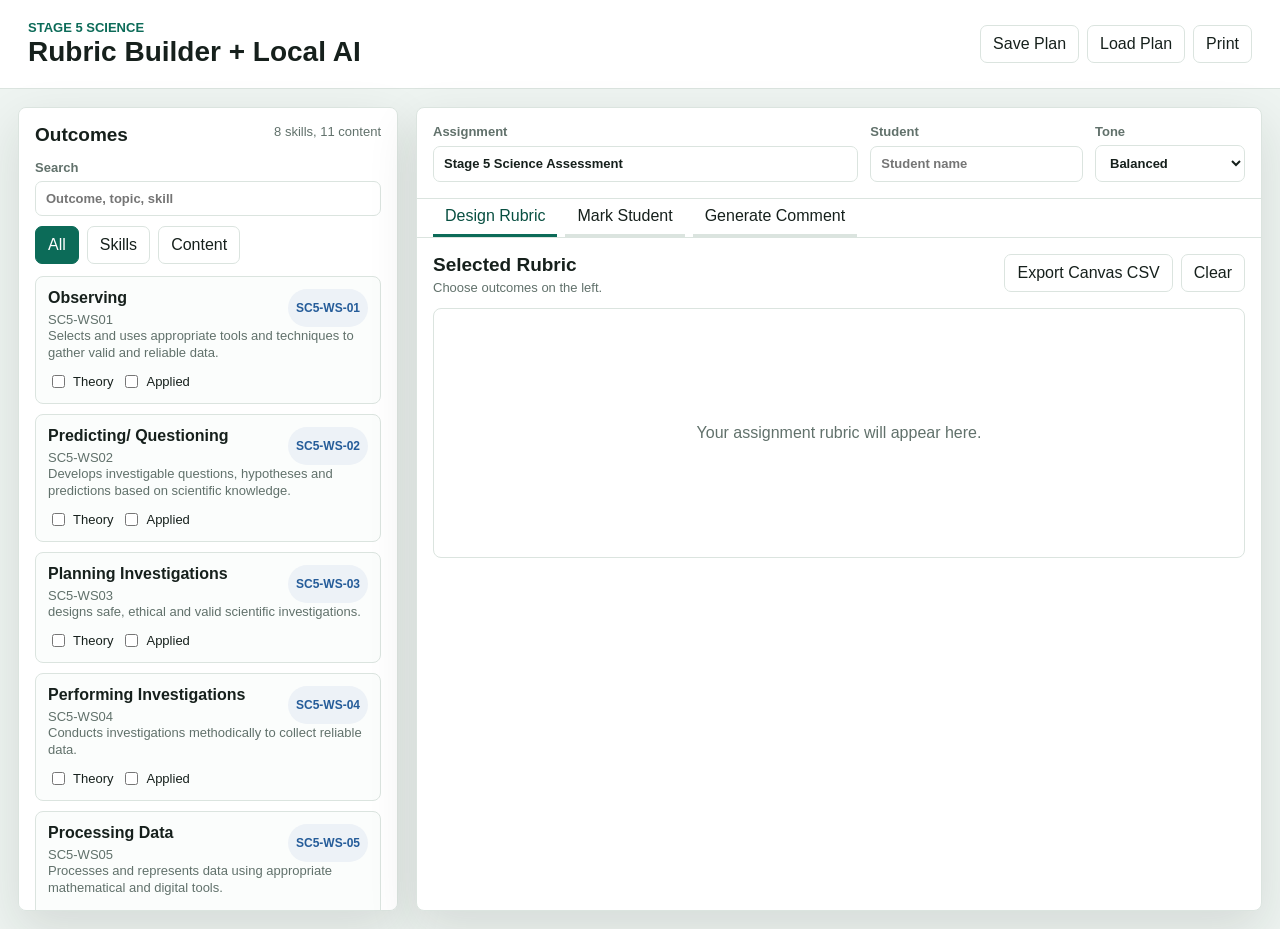
<file: stage5-rubric-app-local-ai/index.html>
<!doctype html>
<html lang="en">
  <head>
    <meta charset="utf-8">
    <meta name="viewport" content="width=device-width, initial-scale=1">
    <title>Stage 5 Science Rubric Builder</title>
    <link rel="stylesheet" href="styles.css">
  </head>
  <body>
    <div class="app-shell">
      <header class="topbar">
        <div>
          <p class="eyebrow">Stage 5 Science</p>
          <h1>Rubric Builder + Local AI</h1>
        </div>
        <div class="top-actions">
          <button id="savePlan" type="button">Save Plan</button>
          <button id="loadPlan" type="button">Load Plan</button>
          <button id="printView" type="button">Print</button>
        </div>
      </header>

      <main class="workspace">
        <aside class="library" aria-label="Rubric library">
          <div class="panel-heading">
            <h2>Outcomes</h2>
            <span id="dataSummary"></span>
          </div>
          <label class="search-box">
            <span>Search</span>
            <input id="searchInput" type="search" placeholder="Outcome, topic, skill">
          </label>
          <div class="filter-row" role="group" aria-label="Outcome type">
            <button class="filter active" type="button" data-filter="all">All</button>
            <button class="filter" type="button" data-filter="skills">Skills</button>
            <button class="filter" type="button" data-filter="content">Content</button>
          </div>
          <div id="rubricList" class="rubric-list"></div>
        </aside>

        <section class="builder" aria-label="Assignment rubric builder">
          <div class="assignment-bar">
            <label>
              <span>Assignment</span>
              <input id="assignmentTitle" type="text" value="Stage 5 Science Assessment">
            </label>
            <label>
              <span>Student</span>
              <input id="studentName" type="text" placeholder="Student name">
            </label>
            <label>
              <span>Tone</span>
              <select id="commentTone">
                <option value="balanced">Balanced</option>
                <option value="encouraging">Encouraging</option>
                <option value="direct">Direct</option>
              </select>
            </label>
          </div>

          <nav class="tabs" aria-label="Views">
            <button class="tab active" type="button" data-view="design">Design Rubric</button>
            <button class="tab" type="button" data-view="mark">Mark Student</button>
            <button class="tab" type="button" data-view="comment">Generate Comment</button>
          </nav>

          <section id="designView" class="view active">
            <div class="view-heading">
              <div>
                <h2>Selected Rubric</h2>
                <p id="selectedSummary">Choose outcomes on the left.</p>
              </div>
              <div class="card-actions">
                <button id="exportCanvasRubric" type="button">Export Canvas CSV</button>
                <button id="clearSelection" type="button">Clear</button>
              </div>
            </div>
            <div id="rubricTable" class="rubric-table-wrap empty-state"></div>
            <div id="canvasExportPanel" class="export-panel" hidden>
              <div class="view-heading">
                <div>
                  <h2>Canvas CSV Export</h2>
                  <p id="canvasExportMeta"></p>
                </div>
                <div class="card-actions">
                  <button id="saveCanvasCsv" type="button">Save As</button>
                  <button id="downloadCanvasCsv" type="button">Download</button>
                  <button id="copyCanvasCsv" type="button">Copy CSV</button>
                </div>
              </div>
              <textarea id="canvasCsvOutput" spellcheck="false"></textarea>
            </div>
          </section>

          <section id="markView" class="view">
            <div class="view-heading">
              <div>
                <h2>Marking Sheet</h2>
                <p>Select one grade per criterion and add evidence notes where useful.</p>
              </div>
              <div class="grade-chip" id="overallGrade">No grade yet</div>
            </div>
            <div id="markingList" class="marking-list empty-state"></div>
          </section>

          <section id="commentView" class="view">
            <div class="comment-layout">
              <div>
                <div class="view-heading">
                  <div>
                    <h2>Feedback Comment</h2>
                    <p>Built from the selected rubric levels and your evidence notes.</p>
                  </div>
                  <button id="copyComment" type="button">Copy</button>
                </div>
                <textarea id="commentOutput" spellcheck="true"></textarea>
              </div>
              <aside class="comment-tools">
                <label>
                  <span>Optional task context</span>
                  <textarea id="taskContext" placeholder="e.g. student investigation report on reaction rates"></textarea>
                </label>
                <label>
                  <span>Teacher note to include</span>
                  <textarea id="teacherNote" placeholder="e.g. mention graphing accuracy or practical safety"></textarea>
                </label>
                <div class="ai-box">
                  <label>
                    <span>Local AI endpoint</span>
                    <input id="aiEndpoint" type="url" value="http://127.0.0.1:8080/v1/chat/completions">
                  </label>
                  <label>
                    <span>Model name</span>
                    <input id="aiModel" type="text" value="local-model">
                  </label>
                  <button id="generateAiComment" type="button">Generate with Local AI</button>
                  <button id="copyAiPrompt" type="button">Copy AI Prompt</button>
                  <p id="aiStatus" class="ai-status">Uses your local llama.cpp server. Student details stay on this machine.</p>
                </div>
                <button id="regenerateComment" type="button">Regenerate</button>
              </aside>
            </div>
          </section>
        </section>
      </main>
    </div>

    <script src="data.js"></script>
    <script src="app.js"></script>
  </body>
</html>
</file>
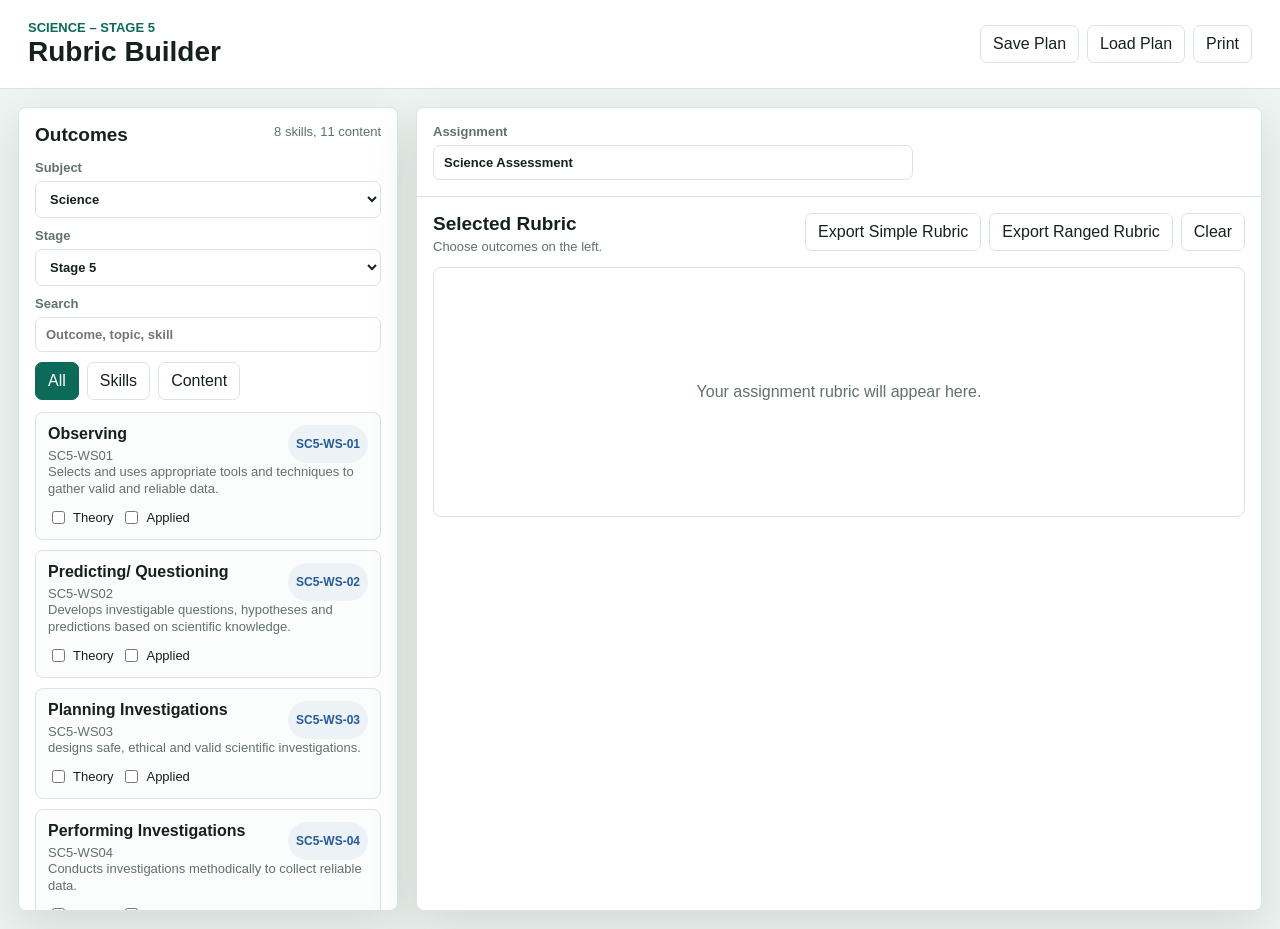
<file: Rubric_Builder/program/index.html>
<!doctype html>
<html lang="en">
  <head>
    <meta charset="utf-8">
    <meta name="viewport" content="width=device-width, initial-scale=1">
    <title>Rubric Builder</title>
    <link rel="stylesheet" href="styles.css">
  </head>
  <body>
    <div class="app-shell">
      <header class="topbar">
        <div>
          <p class="eyebrow" id="activeDatasetLabel">Science – Stage 5</p>
          <h1>Rubric Builder</h1>
        </div>
        <div class="top-actions">
          <button id="savePlan" type="button">Save Plan</button>
          <button id="loadPlan" type="button">Load Plan</button>
          <button id="printView" type="button">Print</button>
        </div>
      </header>

      <main class="workspace">
        <aside class="library" aria-label="Rubric library">
          <div class="panel-heading">
            <h2>Outcomes</h2>
            <span id="dataSummary"></span>
          </div>
          <label class="dataset-row">
            <span>Subject</span>
            <select id="subjectSelect"></select>
          </label>
          <label class="dataset-row">
            <span>Stage</span>
            <select id="stageSelect"></select>
          </label>
          <label class="search-box">
            <span>Search</span>
            <input id="searchInput" type="search" placeholder="Outcome, topic, skill">
          </label>
          <div class="filter-row" role="group" aria-label="Outcome type">
            <button class="filter active" type="button" data-filter="all">All</button>
            <button class="filter" type="button" data-filter="skills">Skills</button>
            <button class="filter" type="button" data-filter="content">Content</button>
          </div>
          <div id="rubricList" class="rubric-list"></div>
        </aside>

        <section class="builder" aria-label="Assignment rubric builder">
          <div class="assignment-bar">
            <label>
              <span>Assignment</span>
              <input id="assignmentTitle" type="text" value="Science Assessment">
            </label>
          </div>

          <section id="designView" class="view">
            <div class="view-heading">
              <div>
                <h2>Selected Rubric</h2>
                <p id="selectedSummary">Choose outcomes on the left.</p>
              </div>
              <div class="card-actions">
                <button id="exportCanvasSimple" type="button">Export Simple Rubric</button>
                <button id="exportCanvasRanged" type="button">Export Ranged Rubric</button>
                <button id="clearSelection" type="button">Clear</button>
              </div>
            </div>
            <div id="rubricTable" class="rubric-table-wrap empty-state"></div>
            <div id="canvasExportPanel" class="export-panel" hidden>
              <div class="view-heading">
                <div>
                  <h2>Canvas CSV Export</h2>
                  <p id="canvasExportMeta"></p>
                </div>
                <div class="card-actions">
                  <button id="saveCanvasCsv" type="button">Save As</button>
                  <button id="downloadCanvasCsv" type="button">Download</button>
                  <button id="copyCanvasCsv" type="button">Copy CSV</button>
                </div>
              </div>
              <textarea id="canvasCsvOutput" spellcheck="false"></textarea>
            </div>
          </section>
        </section>
      </main>
    </div>

    <script src="datasets/_all.js"></script>
    <script src="app.js"></script>
  </body>
</html>
</file>
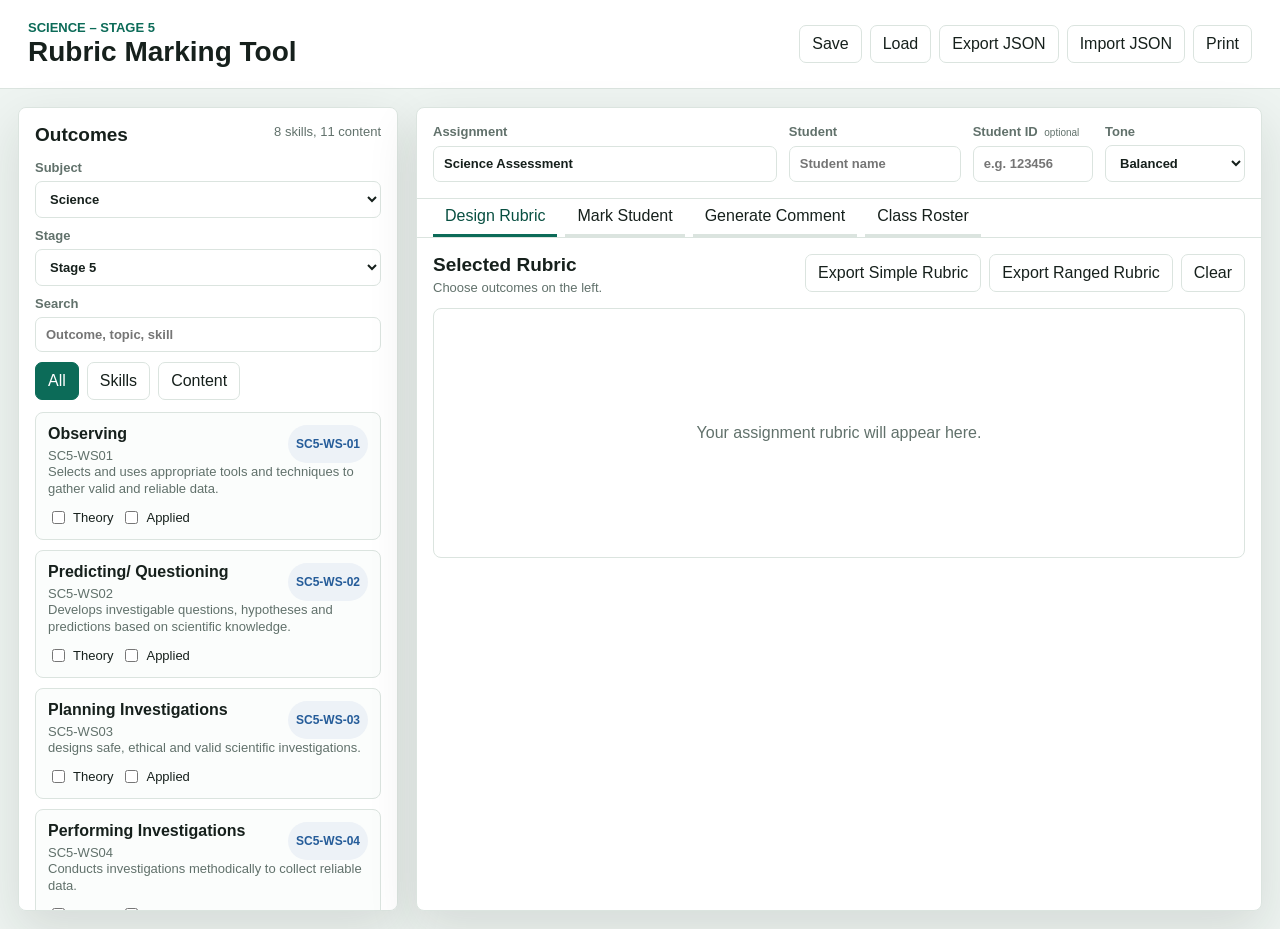
<file: Rubric_Marking_Tool/program/index.html>
<!doctype html>
<html lang="en">
  <head>
    <meta charset="utf-8">
    <meta name="viewport" content="width=device-width, initial-scale=1">
    <title>Rubric Marking Tool</title>
    <link rel="stylesheet" href="styles.css">
  </head>
  <body>
    <div class="app-shell">
      <header class="topbar">
        <div>
          <p class="eyebrow" id="activeDatasetLabel">Science – Stage 5</p>
          <h1>Rubric Marking Tool</h1>
        </div>
        <div class="top-actions">
          <span id="rosterCount" class="roster-count" hidden></span>
          <button id="saveSession" type="button">Save</button>
          <button id="loadSession" type="button">Load</button>
          <button id="exportJson" type="button">Export JSON</button>
          <button id="importJson" type="button">Import JSON</button>
          <button id="printView" type="button">Print</button>
        </div>
      </header>

      <main class="workspace">
        <aside class="library" aria-label="Rubric library">
          <div class="panel-heading">
            <h2>Outcomes</h2>
            <span id="dataSummary"></span>
          </div>
          <label class="dataset-row">
            <span>Subject</span>
            <select id="subjectSelect"></select>
          </label>
          <label class="dataset-row">
            <span>Stage</span>
            <select id="stageSelect"></select>
          </label>
          <label class="search-box">
            <span>Search</span>
            <input id="searchInput" type="search" placeholder="Outcome, topic, skill">
          </label>
          <div class="filter-row" role="group" aria-label="Outcome type">
            <button class="filter active" type="button" data-filter="all">All</button>
            <button class="filter" type="button" data-filter="skills">Skills</button>
            <button class="filter" type="button" data-filter="content">Content</button>
          </div>
          <div id="rubricList" class="rubric-list"></div>
        </aside>

        <section class="builder" aria-label="Assignment rubric builder">
          <div class="assignment-bar">
            <label>
              <span>Assignment</span>
              <input id="assignmentTitle" type="text" value="Science Assessment">
            </label>
            <label>
              <span>Student</span>
              <input id="studentName" type="text" placeholder="Student name">
            </label>
            <label>
              <span>Student ID <span class="optional-tag">optional</span></span>
              <input id="studentId" type="text" placeholder="e.g. 123456">
            </label>
            <label>
              <span>Tone</span>
              <select id="commentTone">
                <option value="balanced">Balanced</option>
                <option value="encouraging">Encouraging</option>
                <option value="direct">Direct</option>
              </select>
            </label>
          </div>

          <nav class="tabs" aria-label="Views">
            <button class="tab active" type="button" data-view="design">Design Rubric</button>
            <button class="tab" type="button" data-view="mark">Mark Student</button>
            <button class="tab" type="button" data-view="comment">Generate Comment</button>
            <button class="tab" type="button" data-view="students">Class Roster</button>
          </nav>

          <section id="designView" class="view active">
            <div class="view-heading">
              <div>
                <h2>Selected Rubric</h2>
                <p id="selectedSummary">Choose outcomes on the left.</p>
              </div>
              <div class="card-actions">
                <button id="exportCanvasSimple" type="button">Export Simple Rubric</button>
                <button id="exportCanvasRanged" type="button">Export Ranged Rubric</button>
                <button id="clearSelection" type="button">Clear</button>
              </div>
            </div>
            <div id="rubricTable" class="rubric-table-wrap empty-state"></div>
            <div id="canvasExportPanel" class="export-panel" hidden>
              <div class="view-heading">
                <div>
                  <h2>Canvas CSV Export</h2>
                  <p id="canvasExportMeta"></p>
                </div>
                <div class="card-actions">
                  <button id="saveCanvasCsv" type="button">Save As</button>
                  <button id="downloadCanvasCsv" type="button">Download</button>
                  <button id="copyCanvasCsv" type="button">Copy CSV</button>
                </div>
              </div>
              <textarea id="canvasCsvOutput" spellcheck="false"></textarea>
            </div>
          </section>

          <section id="markView" class="view">
            <div class="view-heading">
              <div>
                <h2>Marking Sheet</h2>
                <p>Select one grade per criterion and add evidence notes where useful.</p>
              </div>
              <div class="card-actions">
                <button id="addToClass" type="button" class="add-to-class-btn">Add to Class</button>
                <button id="exportMarks" type="button">Export Marks</button>
                <div class="grade-chip" id="overallGrade">No grade yet</div>
              </div>
            </div>
            <div id="markingList" class="marking-list empty-state"></div>
          </section>

          <section id="commentView" class="view">
            <div class="comment-layout">
              <div>
                <div class="view-heading">
                  <div>
                    <h2>Feedback Comment</h2>
                    <p>Built from the selected rubric levels and your evidence notes.</p>
                  </div>
                  <button id="copyComment" type="button">Copy</button>
                </div>
                <textarea id="commentOutput" spellcheck="true"></textarea>
              </div>
              <aside class="comment-tools">
                <label>
                  <span>Optional task context</span>
                  <textarea id="taskContext" placeholder="e.g. student investigation report on reaction rates"></textarea>
                </label>
                <label>
                  <span>Teacher note to include</span>
                  <textarea id="teacherNote" placeholder="e.g. mention graphing accuracy or practical safety"></textarea>
                </label>
                <div class="ai-box">
                  <div id="aiSlot"></div>
                  <button id="copyAiPrompt" type="button">Copy AI Prompt</button>
                  <p id="aiStatus" class="ai-status">Copy the prompt, paste it into Copilot or any AI tool, then paste the result into the comment box.</p>
                </div>
                <button id="regenerateComment" type="button">Regenerate</button>
              </aside>
            </div>
          </section>

          <section id="studentsView" class="view"></section>
        </section>
      </main>
    </div>

    <script src="datasets/_all.js"></script>
    <script src="app.js"></script>
  </body>
</html>
</file>
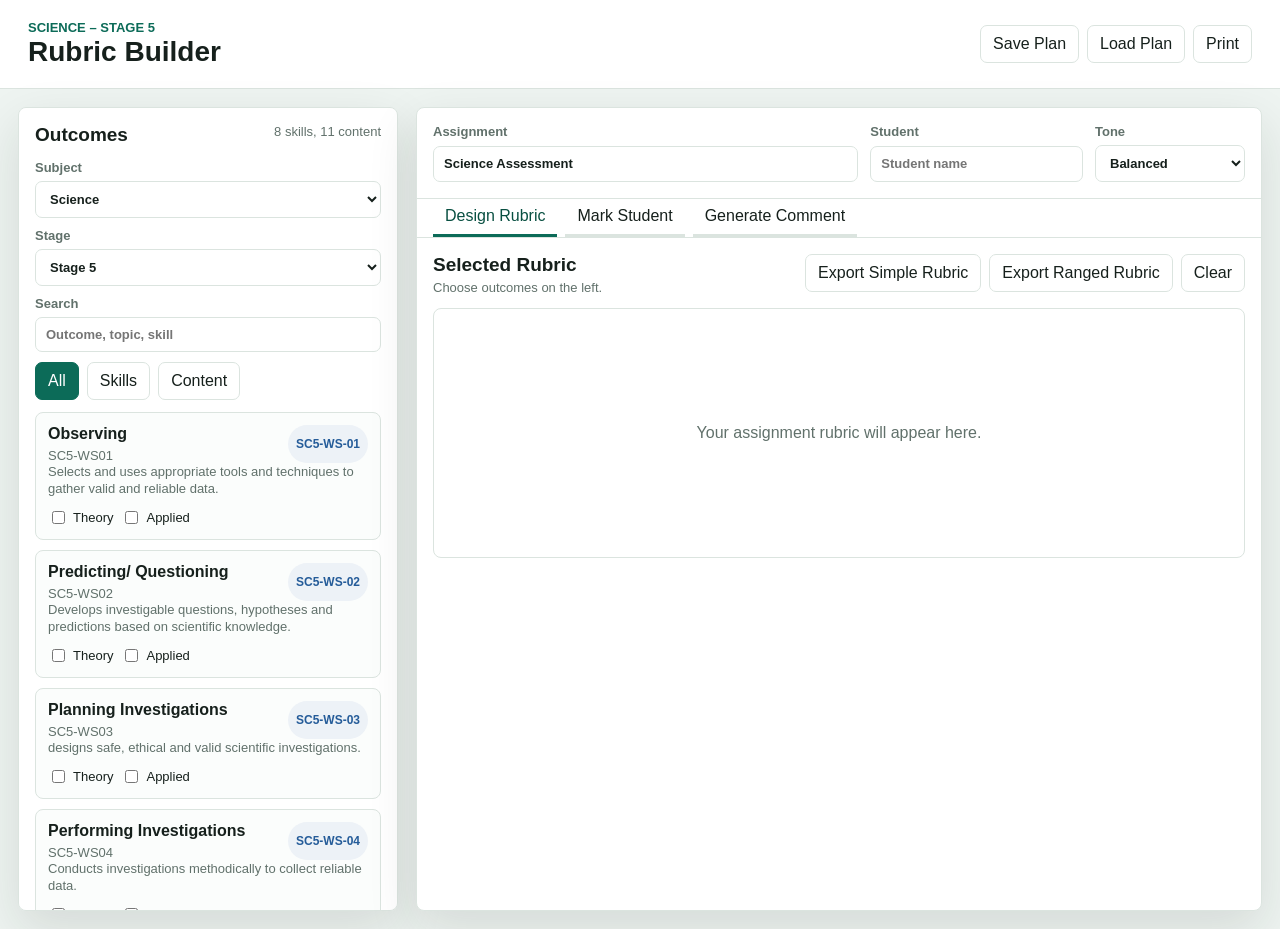
<file: .claude/worktrees/adoring-chaplygin-cdd824/Rubric_Builder/program/index.html>
<!doctype html>
<html lang="en">
  <head>
    <meta charset="utf-8">
    <meta name="viewport" content="width=device-width, initial-scale=1">
    <title>Rubric Builder</title>
    <link rel="stylesheet" href="styles.css">
  </head>
  <body>
    <div class="app-shell">
      <header class="topbar">
        <div>
          <p class="eyebrow" id="activeDatasetLabel">Science – Stage 5</p>
          <h1>Rubric Builder</h1>
        </div>
        <div class="top-actions">
          <button id="savePlan" type="button">Save Plan</button>
          <button id="loadPlan" type="button">Load Plan</button>
          <button id="printView" type="button">Print</button>
        </div>
      </header>

      <main class="workspace">
        <aside class="library" aria-label="Rubric library">
          <div class="panel-heading">
            <h2>Outcomes</h2>
            <span id="dataSummary"></span>
          </div>
          <label class="dataset-row">
            <span>Subject</span>
            <select id="subjectSelect"></select>
          </label>
          <label class="dataset-row">
            <span>Stage</span>
            <select id="stageSelect"></select>
          </label>
          <label class="search-box">
            <span>Search</span>
            <input id="searchInput" type="search" placeholder="Outcome, topic, skill">
          </label>
          <div class="filter-row" role="group" aria-label="Outcome type">
            <button class="filter active" type="button" data-filter="all">All</button>
            <button class="filter" type="button" data-filter="skills">Skills</button>
            <button class="filter" type="button" data-filter="content">Content</button>
          </div>
          <div id="rubricList" class="rubric-list"></div>
        </aside>

        <section class="builder" aria-label="Assignment rubric builder">
          <div class="assignment-bar">
            <label>
              <span>Assignment</span>
              <input id="assignmentTitle" type="text" value="Science Assessment">
            </label>
            <label>
              <span>Student</span>
              <input id="studentName" type="text" placeholder="Student name">
            </label>
            <label>
              <span>Tone</span>
              <select id="commentTone">
                <option value="balanced">Balanced</option>
                <option value="encouraging">Encouraging</option>
                <option value="direct">Direct</option>
              </select>
            </label>
          </div>

          <nav class="tabs" aria-label="Views">
            <button class="tab active" type="button" data-view="design">Design Rubric</button>
            <button class="tab" type="button" data-view="mark">Mark Student</button>
            <button class="tab" type="button" data-view="comment">Generate Comment</button>
          </nav>

          <section id="designView" class="view active">
            <div class="view-heading">
              <div>
                <h2>Selected Rubric</h2>
                <p id="selectedSummary">Choose outcomes on the left.</p>
              </div>
              <div class="card-actions">
                <button id="exportCanvasSimple" type="button">Export Simple Rubric</button>
                <button id="exportCanvasRanged" type="button">Export Ranged Rubric</button>
                <button id="clearSelection" type="button">Clear</button>
              </div>
            </div>
            <div id="rubricTable" class="rubric-table-wrap empty-state"></div>
            <div id="canvasExportPanel" class="export-panel" hidden>
              <div class="view-heading">
                <div>
                  <h2>Canvas CSV Export</h2>
                  <p id="canvasExportMeta"></p>
                </div>
                <div class="card-actions">
                  <button id="saveCanvasCsv" type="button">Save As</button>
                  <button id="downloadCanvasCsv" type="button">Download</button>
                  <button id="copyCanvasCsv" type="button">Copy CSV</button>
                </div>
              </div>
              <textarea id="canvasCsvOutput" spellcheck="false"></textarea>
            </div>
          </section>

          <section id="markView" class="view">
            <div class="view-heading">
              <div>
                <h2>Marking Sheet</h2>
                <p>Select one grade per criterion and add evidence notes where useful.</p>
              </div>
              <div class="card-actions">
                <button id="exportMarks" type="button">Export Marks</button>
                <div class="grade-chip" id="overallGrade">No grade yet</div>
              </div>
            </div>
            <div id="markingList" class="marking-list empty-state"></div>
          </section>

          <section id="commentView" class="view">
            <div class="comment-layout">
              <div>
                <div class="view-heading">
                  <div>
                    <h2>Feedback Comment</h2>
                    <p>Built from the selected rubric levels and your evidence notes.</p>
                  </div>
                  <button id="copyComment" type="button">Copy</button>
                </div>
                <textarea id="commentOutput" spellcheck="true"></textarea>
              </div>
              <aside class="comment-tools">
                <label>
                  <span>Optional task context</span>
                  <textarea id="taskContext" placeholder="e.g. student investigation report on reaction rates"></textarea>
                </label>
                <label>
                  <span>Teacher note to include</span>
                  <textarea id="teacherNote" placeholder="e.g. mention graphing accuracy or practical safety"></textarea>
                </label>
                <div class="ai-box">
                  <label>
                    <span>Local AI endpoint</span>
                    <input id="aiEndpoint" type="url" value="http://127.0.0.1:8080/v1/chat/completions">
                  </label>
                  <label>
                    <span>Model name</span>
                    <input id="aiModel" type="text" value="local-model">
                  </label>
                  <button id="generateAiComment" type="button">Generate with Local AI</button>
                  <button id="copyAiPrompt" type="button">Copy AI Prompt</button>
                  <p id="aiStatus" class="ai-status">Uses your local llama.cpp server. Student details stay on this machine.</p>
                </div>
                <button id="regenerateComment" type="button">Regenerate</button>
              </aside>
            </div>
          </section>
        </section>
      </main>
    </div>

    <script src="datasets/_all.js"></script>
    <script src="app.js"></script>
  </body>
</html>
</file>
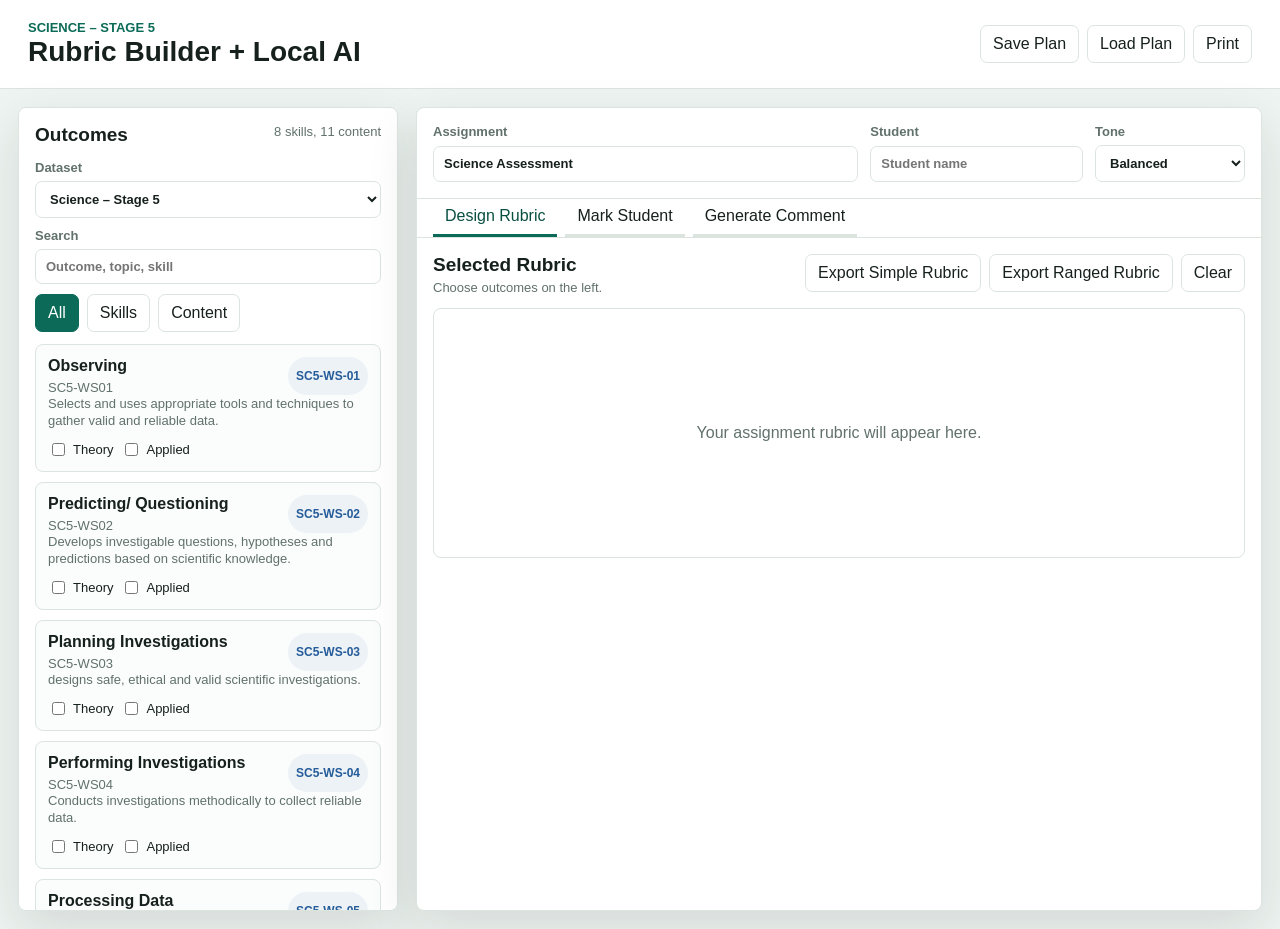
<file: .claude/worktrees/funny-goldwasser-06e42b/Rubric_Builder/program/index.html>
<!doctype html>
<html lang="en">
  <head>
    <meta charset="utf-8">
    <meta name="viewport" content="width=device-width, initial-scale=1">
    <title>Rubric Builder + Local AI</title>
    <link rel="stylesheet" href="styles.css">
  </head>
  <body>
    <div class="app-shell">
      <header class="topbar">
        <div>
          <p class="eyebrow" id="activeDatasetLabel">Science – Stage 5</p>
          <h1>Rubric Builder + Local AI</h1>
        </div>
        <div class="top-actions">
          <button id="savePlan" type="button">Save Plan</button>
          <button id="loadPlan" type="button">Load Plan</button>
          <button id="printView" type="button">Print</button>
        </div>
      </header>

      <main class="workspace">
        <aside class="library" aria-label="Rubric library">
          <div class="panel-heading">
            <h2>Outcomes</h2>
            <span id="dataSummary"></span>
          </div>
          <label class="dataset-row">
            <span>Dataset</span>
            <select id="datasetSelect"></select>
          </label>
          <label class="search-box">
            <span>Search</span>
            <input id="searchInput" type="search" placeholder="Outcome, topic, skill">
          </label>
          <div class="filter-row" role="group" aria-label="Outcome type">
            <button class="filter active" type="button" data-filter="all">All</button>
            <button class="filter" type="button" data-filter="skills">Skills</button>
            <button class="filter" type="button" data-filter="content">Content</button>
          </div>
          <div id="rubricList" class="rubric-list"></div>
        </aside>

        <section class="builder" aria-label="Assignment rubric builder">
          <div class="assignment-bar">
            <label>
              <span>Assignment</span>
              <input id="assignmentTitle" type="text" value="Science Assessment">
            </label>
            <label>
              <span>Student</span>
              <input id="studentName" type="text" placeholder="Student name">
            </label>
            <label>
              <span>Tone</span>
              <select id="commentTone">
                <option value="balanced">Balanced</option>
                <option value="encouraging">Encouraging</option>
                <option value="direct">Direct</option>
              </select>
            </label>
          </div>

          <nav class="tabs" aria-label="Views">
            <button class="tab active" type="button" data-view="design">Design Rubric</button>
            <button class="tab" type="button" data-view="mark">Mark Student</button>
            <button class="tab" type="button" data-view="comment">Generate Comment</button>
          </nav>

          <section id="designView" class="view active">
            <div class="view-heading">
              <div>
                <h2>Selected Rubric</h2>
                <p id="selectedSummary">Choose outcomes on the left.</p>
              </div>
              <div class="card-actions">
                <button id="exportCanvasSimple" type="button">Export Simple Rubric</button>
                <button id="exportCanvasRanged" type="button">Export Ranged Rubric</button>
                <button id="clearSelection" type="button">Clear</button>
              </div>
            </div>
            <div id="rubricTable" class="rubric-table-wrap empty-state"></div>
            <div id="canvasExportPanel" class="export-panel" hidden>
              <div class="view-heading">
                <div>
                  <h2>Canvas CSV Export</h2>
                  <p id="canvasExportMeta"></p>
                </div>
                <div class="card-actions">
                  <button id="saveCanvasCsv" type="button">Save As</button>
                  <button id="downloadCanvasCsv" type="button">Download</button>
                  <button id="copyCanvasCsv" type="button">Copy CSV</button>
                </div>
              </div>
              <textarea id="canvasCsvOutput" spellcheck="false"></textarea>
            </div>
          </section>

          <section id="markView" class="view">
            <div class="view-heading">
              <div>
                <h2>Marking Sheet</h2>
                <p>Select one grade per criterion and add evidence notes where useful.</p>
              </div>
              <div class="card-actions">
                <button id="exportMarks" type="button">Export Marks</button>
                <div class="grade-chip" id="overallGrade">No grade yet</div>
              </div>
            </div>
            <div id="markingList" class="marking-list empty-state"></div>
          </section>

          <section id="commentView" class="view">
            <div class="comment-layout">
              <div>
                <div class="view-heading">
                  <div>
                    <h2>Feedback Comment</h2>
                    <p>Built from the selected rubric levels and your evidence notes.</p>
                  </div>
                  <button id="copyComment" type="button">Copy</button>
                </div>
                <textarea id="commentOutput" spellcheck="true"></textarea>
              </div>
              <aside class="comment-tools">
                <label>
                  <span>Optional task context</span>
                  <textarea id="taskContext" placeholder="e.g. student investigation report on reaction rates"></textarea>
                </label>
                <label>
                  <span>Teacher note to include</span>
                  <textarea id="teacherNote" placeholder="e.g. mention graphing accuracy or practical safety"></textarea>
                </label>
                <div class="ai-box">
                  <label>
                    <span>Local AI endpoint</span>
                    <input id="aiEndpoint" type="url" value="http://127.0.0.1:8080/v1/chat/completions">
                  </label>
                  <label>
                    <span>Model name</span>
                    <input id="aiModel" type="text" value="local-model">
                  </label>
                  <button id="generateAiComment" type="button">Generate with Local AI</button>
                  <button id="copyAiPrompt" type="button">Copy AI Prompt</button>
                  <p id="aiStatus" class="ai-status">Uses your local llama.cpp server. Student details stay on this machine.</p>
                </div>
                <button id="regenerateComment" type="button">Regenerate</button>
              </aside>
            </div>
          </section>
        </section>
      </main>
    </div>

    <script src="datasets/_all.js"></script>
    <script src="app.js"></script>
  </body>
</html>
</file>
<file: stage5-rubric-app-local-ai/styles.css>
:root {
  --ink: #16201c;
  --muted: #61716b;
  --line: #dbe4df;
  --panel: #ffffff;
  --page: #eef4f1;
  --accent: #0c6b58;
  --accent-dark: #084f41;
  --accent-soft: #dff1eb;
  --gold: #a16207;
  --blue: #255c99;
  --danger: #9f1239;
  --shadow: 0 18px 50px rgba(22, 32, 28, 0.12);
}

* {
  box-sizing: border-box;
}

body {
  margin: 0;
  color: var(--ink);
  background: var(--page);
  font-family: "Segoe UI", Arial, sans-serif;
}

button,
input,
select,
textarea {
  font: inherit;
}

button {
  border: 1px solid var(--line);
  background: #fff;
  color: var(--ink);
  border-radius: 7px;
  min-height: 38px;
  padding: 8px 12px;
  cursor: pointer;
}

button:hover {
  border-color: var(--accent);
}

button.primary,
.filter.active,
.tab.active {
  background: var(--accent);
  border-color: var(--accent);
  color: #fff;
}

.app-shell {
  min-height: 100vh;
}

.topbar {
  display: flex;
  justify-content: space-between;
  align-items: center;
  gap: 20px;
  padding: 20px 28px;
  background: #fff;
  border-bottom: 1px solid var(--line);
}

.eyebrow {
  margin: 0 0 2px;
  color: var(--accent);
  font-size: 13px;
  font-weight: 700;
  text-transform: uppercase;
}

h1,
h2,
h3,
p {
  margin-top: 0;
}

h1 {
  margin-bottom: 0;
  font-size: 28px;
  line-height: 1.1;
}

h2 {
  margin-bottom: 4px;
  font-size: 19px;
}

h3 {
  margin-bottom: 5px;
  font-size: 16px;
}

.top-actions,
.filter-row,
.tabs,
.mode-row,
.grade-row,
.modifier-row,
.card-actions {
  display: flex;
  gap: 8px;
  flex-wrap: wrap;
}

.workspace {
  display: grid;
  grid-template-columns: minmax(310px, 380px) minmax(0, 1fr);
  gap: 18px;
  padding: 18px;
}

.library,
.builder {
  background: var(--panel);
  border: 1px solid var(--line);
  border-radius: 8px;
  box-shadow: var(--shadow);
}

.library {
  padding: 16px;
  max-height: calc(100vh - 96px);
  overflow: auto;
}

.panel-heading,
.view-heading {
  display: flex;
  align-items: flex-start;
  justify-content: space-between;
  gap: 12px;
}

.panel-heading span,
.view-heading p,
.meta,
.small-note {
  color: var(--muted);
  font-size: 13px;
}

label {
  display: grid;
  gap: 6px;
  color: var(--muted);
  font-size: 13px;
  font-weight: 600;
}

input,
select,
textarea {
  width: 100%;
  border: 1px solid var(--line);
  border-radius: 7px;
  background: #fff;
  color: var(--ink);
  padding: 9px 10px;
}

textarea {
  min-height: 112px;
  resize: vertical;
}

.search-box {
  margin: 10px 0;
}

.rubric-list {
  display: grid;
  gap: 10px;
  margin-top: 12px;
}

.rubric-card {
  border: 1px solid var(--line);
  border-radius: 8px;
  padding: 12px;
  background: #fbfdfc;
}

.rubric-card.selected {
  border-color: var(--accent);
  background: var(--accent-soft);
}

.rubric-card header {
  display: flex;
  justify-content: space-between;
  gap: 10px;
}

.code-pill {
  display: inline-flex;
  align-items: center;
  border-radius: 999px;
  padding: 3px 8px;
  background: #edf2f7;
  color: var(--blue);
  font-size: 12px;
  font-weight: 800;
  white-space: nowrap;
}

.rubric-card p {
  margin-bottom: 10px;
  color: var(--muted);
  font-size: 13px;
  line-height: 1.35;
}

.mode-row label {
  display: inline-flex;
  grid-template-columns: auto 1fr;
  align-items: center;
  gap: 5px;
  color: var(--ink);
  font-weight: 500;
}

.mode-row input {
  width: auto;
}

.builder {
  min-width: 0;
  overflow: hidden;
}

.assignment-bar {
  display: grid;
  grid-template-columns: minmax(220px, 2fr) minmax(170px, 1fr) 150px;
  gap: 12px;
  padding: 16px;
  border-bottom: 1px solid var(--line);
}

.tabs {
  padding: 0 16px;
  border-bottom: 1px solid var(--line);
}

.tab {
  border-radius: 0;
  border-width: 0 0 3px;
  background: transparent;
}

.tab.active {
  background: transparent;
  color: var(--accent-dark);
  border-color: var(--accent);
}

.view {
  display: none;
  padding: 16px;
}

.view.active {
  display: block;
}

.rubric-table-wrap {
  overflow: auto;
  border: 1px solid var(--line);
  border-radius: 8px;
}

.rubric-table {
  width: 100%;
  min-width: 920px;
  border-collapse: collapse;
  background: #fff;
}

.rubric-table th,
.rubric-table td {
  border-bottom: 1px solid var(--line);
  border-right: 1px solid var(--line);
  padding: 10px;
  vertical-align: top;
  font-size: 13px;
  line-height: 1.35;
}

.rubric-table th {
  position: sticky;
  top: 0;
  z-index: 1;
  background: #f6faf8;
  text-align: left;
}

.criterion-cell {
  min-width: 220px;
  font-weight: 700;
}

.empty-state {
  min-height: 250px;
  display: grid;
  place-items: center;
  color: var(--muted);
}

.marking-list {
  display: grid;
  gap: 12px;
}

.mark-card {
  border: 1px solid var(--line);
  border-radius: 8px;
  padding: 14px;
  background: #fff;
}

.mark-card.selected {
  border-color: var(--accent);
}

.grade-row {
  margin: 12px 0;
}

.grade-option {
  min-width: 118px;
  max-width: 180px;
  white-space: normal;
  line-height: 1.15;
}

.grade-option.active,
.modifier-option.active {
  background: var(--accent);
  border-color: var(--accent);
  color: #fff;
}

.modifier-row {
  align-items: center;
  margin: -2px 0 12px;
}

.modifier-option {
  min-width: 38px;
  min-height: 34px;
  padding: 6px 10px;
  font-weight: 800;
}

.modifier-option:disabled {
  cursor: not-allowed;
  opacity: 0.42;
}

.scale-note {
  color: var(--muted);
  font-size: 13px;
  font-weight: 700;
}

.descriptor {
  border-left: 4px solid var(--accent);
  background: #f5fbf8;
  padding: 10px;
  color: #25342f;
  font-size: 13px;
  line-height: 1.4;
}

.grade-chip {
  border-radius: 999px;
  background: #fff7ed;
  color: var(--gold);
  font-weight: 800;
  padding: 8px 12px;
  white-space: nowrap;
}

.comment-layout {
  display: grid;
  grid-template-columns: minmax(0, 1fr) minmax(260px, 330px);
  gap: 16px;
}

#commentOutput {
  min-height: 430px;
  font-size: 15px;
  line-height: 1.55;
}

.comment-tools {
  display: grid;
  align-content: start;
  gap: 12px;
  border: 1px solid var(--line);
  border-radius: 8px;
  padding: 12px;
  background: #fbfdfc;
}

.export-panel {
  margin-top: 14px;
  border: 1px solid var(--line);
  border-radius: 8px;
  background: #fbfdfc;
  padding: 14px;
}

#canvasCsvOutput {
  min-height: 220px;
  margin-top: 12px;
  font-family: Consolas, "Courier New", monospace;
  font-size: 12px;
  line-height: 1.45;
  white-space: pre;
}

.ai-box {
  display: grid;
  gap: 10px;
  border-top: 1px solid var(--line);
  border-bottom: 1px solid var(--line);
  padding: 12px 0;
}

.ai-status {
  margin: 0;
  color: var(--muted);
  font-size: 13px;
  line-height: 1.35;
}

.ai-status.error {
  color: var(--danger);
}

.ai-status.working {
  color: var(--blue);
}

.toast {
  position: fixed;
  right: 18px;
  bottom: 18px;
  background: var(--ink);
  color: #fff;
  padding: 10px 14px;
  border-radius: 7px;
  box-shadow: var(--shadow);
}

@media (max-width: 980px) {
  .workspace,
  .comment-layout {
    grid-template-columns: 1fr;
  }

  .library {
    max-height: none;
  }

  .assignment-bar {
    grid-template-columns: 1fr;
  }
}

@media print {
  .library,
  .top-actions,
  .tabs,
  .comment-tools,
  button {
    display: none !important;
  }

  body {
    background: #fff;
  }

  .workspace,
  .comment-layout {
    display: block;
    padding: 0;
  }

  .builder,
  .topbar {
    box-shadow: none;
    border: 0;
  }

  .view {
    display: block;
  }
}
</file>
<file: Rubric_Builder/program/styles.css>
:root {
  --ink: #16201c;
  --muted: #61716b;
  --line: #dbe4df;
  --panel: #ffffff;
  --page: #eef4f1;
  --accent: #0c6b58;
  --accent-dark: #084f41;
  --accent-soft: #dff1eb;
  --gold: #a16207;
  --blue: #255c99;
  --danger: #9f1239;
  --shadow: 0 18px 50px rgba(22, 32, 28, 0.12);
}

* {
  box-sizing: border-box;
}

body {
  margin: 0;
  color: var(--ink);
  background: var(--page);
  font-family: "Segoe UI", Arial, sans-serif;
}

button,
input,
select,
textarea {
  font: inherit;
}

button {
  border: 1px solid var(--line);
  background: #fff;
  color: var(--ink);
  border-radius: 7px;
  min-height: 38px;
  padding: 8px 12px;
  cursor: pointer;
}

button:hover {
  border-color: var(--accent);
}

button.primary,
.filter.active {
  background: var(--accent);
  border-color: var(--accent);
  color: #fff;
}

.app-shell {
  min-height: 100vh;
}

.topbar {
  display: flex;
  justify-content: space-between;
  align-items: center;
  gap: 20px;
  padding: 20px 28px;
  background: #fff;
  border-bottom: 1px solid var(--line);
}

.eyebrow {
  margin: 0 0 2px;
  color: var(--accent);
  font-size: 13px;
  font-weight: 700;
  text-transform: uppercase;
}

h1,
h2,
h3,
p {
  margin-top: 0;
}

h1 {
  margin-bottom: 0;
  font-size: 28px;
  line-height: 1.1;
}

h2 {
  margin-bottom: 4px;
  font-size: 19px;
}

h3 {
  margin-bottom: 5px;
  font-size: 16px;
}

.top-actions,
.filter-row,
.mode-row,
.card-actions {
  display: flex;
  gap: 8px;
  flex-wrap: wrap;
}

.workspace {
  display: grid;
  grid-template-columns: minmax(310px, 380px) minmax(0, 1fr);
  gap: 18px;
  padding: 18px;
}

.library,
.builder {
  background: var(--panel);
  border: 1px solid var(--line);
  border-radius: 8px;
  box-shadow: var(--shadow);
}

.library {
  padding: 16px;
  max-height: calc(100vh - 96px);
  overflow: auto;
}

.panel-heading,
.view-heading {
  display: flex;
  align-items: flex-start;
  justify-content: space-between;
  gap: 12px;
}

.panel-heading span,
.view-heading p,
.meta,
.small-note {
  color: var(--muted);
  font-size: 13px;
}

label {
  display: grid;
  gap: 6px;
  color: var(--muted);
  font-size: 13px;
  font-weight: 600;
}

input,
select,
textarea {
  width: 100%;
  border: 1px solid var(--line);
  border-radius: 7px;
  background: #fff;
  color: var(--ink);
  padding: 9px 10px;
}

textarea {
  min-height: 112px;
  resize: vertical;
}

.dataset-row {
  margin: 10px 0 6px;
}

.search-box {
  margin: 10px 0;
}

.rubric-list {
  display: grid;
  gap: 10px;
  margin-top: 12px;
}

.rubric-card {
  border: 1px solid var(--line);
  border-radius: 8px;
  padding: 12px;
  background: #fbfdfc;
}

.rubric-card.selected {
  border-color: var(--accent);
  background: var(--accent-soft);
}

.rubric-card header {
  display: flex;
  justify-content: space-between;
  gap: 10px;
}

.code-pill {
  display: inline-flex;
  align-items: center;
  border-radius: 999px;
  padding: 3px 8px;
  background: #edf2f7;
  color: var(--blue);
  font-size: 12px;
  font-weight: 800;
  white-space: nowrap;
}

.rubric-card p {
  margin-bottom: 10px;
  color: var(--muted);
  font-size: 13px;
  line-height: 1.35;
}

.mode-row label {
  display: inline-flex;
  grid-template-columns: auto 1fr;
  align-items: center;
  gap: 5px;
  color: var(--ink);
  font-weight: 500;
}

.mode-row input {
  width: auto;
}

.builder {
  min-width: 0;
  overflow: hidden;
}

.assignment-bar {
  display: grid;
  grid-template-columns: minmax(220px, 480px);
  gap: 12px;
  padding: 16px;
  border-bottom: 1px solid var(--line);
}

.view {
  padding: 16px;
}

.rubric-table-wrap {
  overflow: auto;
  border: 1px solid var(--line);
  border-radius: 8px;
}

.rubric-table {
  width: 100%;
  min-width: 920px;
  border-collapse: collapse;
  background: #fff;
}

.rubric-table th,
.rubric-table td {
  border-bottom: 1px solid var(--line);
  border-right: 1px solid var(--line);
  padding: 10px;
  vertical-align: top;
  font-size: 13px;
  line-height: 1.35;
}

.rubric-table th {
  position: sticky;
  top: 0;
  z-index: 1;
  background: #f6faf8;
  text-align: left;
}

.criterion-cell {
  min-width: 220px;
  font-weight: 700;
}

.empty-state {
  min-height: 250px;
  display: grid;
  place-items: center;
  color: var(--muted);
}

.export-panel {
  margin-top: 14px;
  border: 1px solid var(--line);
  border-radius: 8px;
  background: #fbfdfc;
  padding: 14px;
}

#canvasCsvOutput {
  min-height: 220px;
  margin-top: 12px;
  font-family: Consolas, "Courier New", monospace;
  font-size: 12px;
  line-height: 1.45;
  white-space: pre;
}

.toast {
  position: fixed;
  right: 18px;
  bottom: 18px;
  background: var(--ink);
  color: #fff;
  padding: 10px 14px;
  border-radius: 7px;
  box-shadow: var(--shadow);
}

@media (max-width: 980px) {
  .workspace {
    grid-template-columns: 1fr;
  }

  .library {
    max-height: none;
  }

  .assignment-bar {
    grid-template-columns: 1fr;
  }
}

@media print {
  .library,
  .top-actions,
  .export-panel,
  button {
    display: none !important;
  }

  body {
    background: #fff;
  }

  .workspace {
    display: block;
    padding: 0;
  }

  .builder,
  .topbar {
    box-shadow: none;
    border: 0;
  }
}
</file>
<file: Rubric_Marking_Tool/program/styles.css>
:root {
  --ink: #16201c;
  --muted: #61716b;
  --line: #dbe4df;
  --panel: #ffffff;
  --page: #eef4f1;
  --accent: #0c6b58;
  --accent-dark: #084f41;
  --accent-soft: #dff1eb;
  --gold: #a16207;
  --blue: #255c99;
  --danger: #9f1239;
  --shadow: 0 18px 50px rgba(22, 32, 28, 0.12);
}

* {
  box-sizing: border-box;
}

body {
  margin: 0;
  color: var(--ink);
  background: var(--page);
  font-family: "Segoe UI", Arial, sans-serif;
}

button,
input,
select,
textarea {
  font: inherit;
}

button {
  border: 1px solid var(--line);
  background: #fff;
  color: var(--ink);
  border-radius: 7px;
  min-height: 38px;
  padding: 8px 12px;
  cursor: pointer;
}

button:hover {
  border-color: var(--accent);
}

button.primary,
.filter.active,
.tab.active {
  background: var(--accent);
  border-color: var(--accent);
  color: #fff;
}

.app-shell {
  min-height: 100vh;
}

.topbar {
  display: flex;
  justify-content: space-between;
  align-items: center;
  gap: 20px;
  padding: 20px 28px;
  background: #fff;
  border-bottom: 1px solid var(--line);
}

.eyebrow {
  margin: 0 0 2px;
  color: var(--accent);
  font-size: 13px;
  font-weight: 700;
  text-transform: uppercase;
}

h1,
h2,
h3,
p {
  margin-top: 0;
}

h1 {
  margin-bottom: 0;
  font-size: 28px;
  line-height: 1.1;
}

h2 {
  margin-bottom: 4px;
  font-size: 19px;
}

h3 {
  margin-bottom: 5px;
  font-size: 16px;
}

.top-actions,
.filter-row,
.tabs,
.mode-row,
.grade-row,
.modifier-row,
.card-actions {
  display: flex;
  gap: 8px;
  flex-wrap: wrap;
}

.top-actions {
  align-items: center;
}

.workspace {
  display: grid;
  grid-template-columns: minmax(310px, 380px) minmax(0, 1fr);
  gap: 18px;
  padding: 18px;
}

.library,
.builder {
  background: var(--panel);
  border: 1px solid var(--line);
  border-radius: 8px;
  box-shadow: var(--shadow);
}

.library {
  padding: 16px;
  max-height: calc(100vh - 96px);
  overflow: auto;
}

.panel-heading,
.view-heading {
  display: flex;
  align-items: flex-start;
  justify-content: space-between;
  gap: 12px;
}

.panel-heading span,
.view-heading p,
.meta,
.small-note {
  color: var(--muted);
  font-size: 13px;
}

label {
  display: grid;
  gap: 6px;
  color: var(--muted);
  font-size: 13px;
  font-weight: 600;
}

input,
select,
textarea {
  width: 100%;
  border: 1px solid var(--line);
  border-radius: 7px;
  background: #fff;
  color: var(--ink);
  padding: 9px 10px;
}

textarea {
  min-height: 112px;
  resize: vertical;
}

.dataset-row {
  margin: 10px 0 6px;
}

.search-box {
  margin: 10px 0;
}

.rubric-list {
  display: grid;
  gap: 10px;
  margin-top: 12px;
}

.rubric-card {
  border: 1px solid var(--line);
  border-radius: 8px;
  padding: 12px;
  background: #fbfdfc;
}

.rubric-card.selected {
  border-color: var(--accent);
  background: var(--accent-soft);
}

.rubric-card header {
  display: flex;
  justify-content: space-between;
  gap: 10px;
}

.code-pill {
  display: inline-flex;
  align-items: center;
  border-radius: 999px;
  padding: 3px 8px;
  background: #edf2f7;
  color: var(--blue);
  font-size: 12px;
  font-weight: 800;
  white-space: nowrap;
}

.rubric-card p {
  margin-bottom: 10px;
  color: var(--muted);
  font-size: 13px;
  line-height: 1.35;
}

.mode-row label {
  display: inline-flex;
  grid-template-columns: auto 1fr;
  align-items: center;
  gap: 5px;
  color: var(--ink);
  font-weight: 500;
}

.mode-row input {
  width: auto;
}

.builder {
  min-width: 0;
  overflow: hidden;
}

.assignment-bar {
  display: grid;
  grid-template-columns: minmax(200px, 2fr) minmax(140px, 1fr) minmax(100px, 0.7fr) 140px;
  gap: 12px;
  padding: 16px;
  border-bottom: 1px solid var(--line);
}

.optional-tag {
  font-size: 10px;
  font-weight: 400;
  color: var(--muted);
  margin-left: 3px;
  text-transform: none;
  letter-spacing: 0;
}

.tabs {
  padding: 0 16px;
  border-bottom: 1px solid var(--line);
}

.tab {
  border-radius: 0;
  border-width: 0 0 3px;
  background: transparent;
}

.tab.active {
  background: transparent;
  color: var(--accent-dark);
  border-color: var(--accent);
}

.view {
  display: none;
  padding: 16px;
}

.view.active {
  display: block;
}

.rubric-table-wrap {
  overflow: auto;
  border: 1px solid var(--line);
  border-radius: 8px;
}

.rubric-table {
  width: 100%;
  min-width: 920px;
  border-collapse: collapse;
  background: #fff;
}

.rubric-table th,
.rubric-table td {
  border-bottom: 1px solid var(--line);
  border-right: 1px solid var(--line);
  padding: 10px;
  vertical-align: top;
  font-size: 13px;
  line-height: 1.35;
}

.rubric-table th {
  position: sticky;
  top: 0;
  z-index: 1;
  background: #f6faf8;
  text-align: left;
}

.criterion-cell {
  min-width: 220px;
  font-weight: 700;
}

.empty-state {
  min-height: 250px;
  display: grid;
  place-items: center;
  color: var(--muted);
}

.marking-list {
  display: grid;
  gap: 12px;
}

.mark-card {
  border: 1px solid var(--line);
  border-radius: 8px;
  padding: 14px;
  background: #fff;
}

.mark-card.selected {
  border-color: var(--accent);
}

.grade-row {
  margin: 12px 0;
}

.grade-option {
  min-width: 118px;
  max-width: 180px;
  white-space: normal;
  line-height: 1.15;
}

.grade-option.active,
.modifier-option.active {
  background: var(--accent);
  border-color: var(--accent);
  color: #fff;
}

.modifier-row {
  align-items: center;
  margin: -2px 0 12px;
}

.modifier-option {
  min-width: 38px;
  min-height: 34px;
  padding: 6px 10px;
  font-weight: 800;
}

.modifier-option:disabled {
  cursor: not-allowed;
  opacity: 0.42;
}

.scale-note {
  color: var(--muted);
  font-size: 13px;
  font-weight: 700;
}

.descriptor {
  border-left: 4px solid var(--accent);
  background: #f5fbf8;
  padding: 10px;
  color: #25342f;
  font-size: 13px;
  line-height: 1.4;
}

.grade-chip {
  border-radius: 999px;
  background: #fff7ed;
  color: var(--gold);
  font-weight: 800;
  padding: 8px 12px;
  white-space: nowrap;
}

.comment-layout {
  display: grid;
  grid-template-columns: minmax(0, 1fr) minmax(260px, 330px);
  gap: 16px;
}

#commentOutput {
  min-height: 430px;
  font-size: 15px;
  line-height: 1.55;
}

.comment-tools {
  display: grid;
  align-content: start;
  gap: 12px;
  border: 1px solid var(--line);
  border-radius: 8px;
  padding: 12px;
  background: #fbfdfc;
}

.export-panel {
  margin-top: 14px;
  border: 1px solid var(--line);
  border-radius: 8px;
  background: #fbfdfc;
  padding: 14px;
}

#canvasCsvOutput {
  min-height: 220px;
  margin-top: 12px;
  font-family: Consolas, "Courier New", monospace;
  font-size: 12px;
  line-height: 1.45;
  white-space: pre;
}

.ai-box {
  display: grid;
  gap: 10px;
  border-top: 1px solid var(--line);
  border-bottom: 1px solid var(--line);
  padding: 12px 0;
}

.ai-status {
  margin: 0;
  color: var(--muted);
  font-size: 13px;
  line-height: 1.35;
}

.ai-status.error {
  color: var(--danger);
}

.ai-status.working {
  color: var(--blue);
}

.toast {
  position: fixed;
  right: 18px;
  bottom: 18px;
  background: var(--ink);
  color: #fff;
  padding: 10px 14px;
  border-radius: 7px;
  box-shadow: var(--shadow);
}

/* === Roster: ID cell === */
.id-cell {
  color: var(--muted);
  font-size: 12px;
  font-family: Consolas, "Courier New", monospace;
  white-space: nowrap;
}

/* === Roster count badge === */
.roster-count {
  background: var(--accent-soft);
  color: var(--accent-dark);
  font-size: 12px;
  font-weight: 700;
  padding: 5px 12px;
  border-radius: 999px;
  white-space: nowrap;
}

/* === Add to Class button === */
.add-to-class-btn {
  background: var(--accent);
  border-color: var(--accent);
  color: #fff;
  font-weight: 600;
}

.add-to-class-btn:hover {
  background: var(--accent-dark);
  border-color: var(--accent-dark);
}

/* === Class Roster table === */
.roster-wrap {
  overflow: auto;
  border: 1px solid var(--line);
  border-radius: 8px;
  margin-top: 14px;
}

.roster-table {
  width: 100%;
  border-collapse: collapse;
  background: #fff;
}

.roster-table th,
.roster-table td {
  border-bottom: 1px solid var(--line);
  padding: 10px 12px;
  text-align: left;
  font-size: 13px;
  vertical-align: middle;
}

.roster-table th {
  background: #f6faf8;
  font-weight: 700;
  position: sticky;
  top: 0;
  z-index: 1;
}

.roster-table tr:last-child td {
  border-bottom: none;
}

.scale-cell {
  font-weight: 700;
  color: var(--gold);
  white-space: nowrap;
}

.comment-preview {
  color: var(--muted);
  max-width: 260px;
}

.roster-actions {
  display: flex;
  gap: 6px;
  white-space: nowrap;
}

.roster-actions button {
  padding: 5px 10px;
  min-height: 30px;
  font-size: 12px;
}

.danger-btn {
  border-color: var(--danger);
  color: var(--danger);
}

.danger-btn:hover {
  background: var(--danger);
  border-color: var(--danger);
  color: #fff;
}


@media (max-width: 980px) {
  .workspace,
  .comment-layout {
    grid-template-columns: 1fr;
  }

  .library {
    max-height: none;
  }

  .assignment-bar {
    grid-template-columns: 1fr 1fr;
  }
}

@media print {
  .library,
  .top-actions,
  .tabs,
  .comment-tools,
  button {
    display: none !important;
  }

  body {
    background: #fff;
  }

  .workspace,
  .comment-layout {
    display: block;
    padding: 0;
  }

  .builder,
  .topbar {
    box-shadow: none;
    border: 0;
  }

  .view {
    display: block;
  }
}
</file>
<file: .claude/worktrees/adoring-chaplygin-cdd824/Rubric_Builder/program/styles.css>
:root {
  --ink: #16201c;
  --muted: #61716b;
  --line: #dbe4df;
  --panel: #ffffff;
  --page: #eef4f1;
  --accent: #0c6b58;
  --accent-dark: #084f41;
  --accent-soft: #dff1eb;
  --gold: #a16207;
  --blue: #255c99;
  --danger: #9f1239;
  --shadow: 0 18px 50px rgba(22, 32, 28, 0.12);
}

* {
  box-sizing: border-box;
}

body {
  margin: 0;
  color: var(--ink);
  background: var(--page);
  font-family: "Segoe UI", Arial, sans-serif;
}

button,
input,
select,
textarea {
  font: inherit;
}

button {
  border: 1px solid var(--line);
  background: #fff;
  color: var(--ink);
  border-radius: 7px;
  min-height: 38px;
  padding: 8px 12px;
  cursor: pointer;
}

button:hover {
  border-color: var(--accent);
}

button.primary,
.filter.active,
.tab.active {
  background: var(--accent);
  border-color: var(--accent);
  color: #fff;
}

.app-shell {
  min-height: 100vh;
}

.topbar {
  display: flex;
  justify-content: space-between;
  align-items: center;
  gap: 20px;
  padding: 20px 28px;
  background: #fff;
  border-bottom: 1px solid var(--line);
}

.eyebrow {
  margin: 0 0 2px;
  color: var(--accent);
  font-size: 13px;
  font-weight: 700;
  text-transform: uppercase;
}

h1,
h2,
h3,
p {
  margin-top: 0;
}

h1 {
  margin-bottom: 0;
  font-size: 28px;
  line-height: 1.1;
}

h2 {
  margin-bottom: 4px;
  font-size: 19px;
}

h3 {
  margin-bottom: 5px;
  font-size: 16px;
}

.top-actions,
.filter-row,
.tabs,
.mode-row,
.grade-row,
.modifier-row,
.card-actions {
  display: flex;
  gap: 8px;
  flex-wrap: wrap;
}

.workspace {
  display: grid;
  grid-template-columns: minmax(310px, 380px) minmax(0, 1fr);
  gap: 18px;
  padding: 18px;
}

.library,
.builder {
  background: var(--panel);
  border: 1px solid var(--line);
  border-radius: 8px;
  box-shadow: var(--shadow);
}

.library {
  padding: 16px;
  max-height: calc(100vh - 96px);
  overflow: auto;
}

.panel-heading,
.view-heading {
  display: flex;
  align-items: flex-start;
  justify-content: space-between;
  gap: 12px;
}

.panel-heading span,
.view-heading p,
.meta,
.small-note {
  color: var(--muted);
  font-size: 13px;
}

label {
  display: grid;
  gap: 6px;
  color: var(--muted);
  font-size: 13px;
  font-weight: 600;
}

input,
select,
textarea {
  width: 100%;
  border: 1px solid var(--line);
  border-radius: 7px;
  background: #fff;
  color: var(--ink);
  padding: 9px 10px;
}

textarea {
  min-height: 112px;
  resize: vertical;
}

.dataset-row {
  margin: 10px 0 6px;
}

.search-box {
  margin: 10px 0;
}

.rubric-list {
  display: grid;
  gap: 10px;
  margin-top: 12px;
}

.rubric-card {
  border: 1px solid var(--line);
  border-radius: 8px;
  padding: 12px;
  background: #fbfdfc;
}

.rubric-card.selected {
  border-color: var(--accent);
  background: var(--accent-soft);
}

.rubric-card header {
  display: flex;
  justify-content: space-between;
  gap: 10px;
}

.code-pill {
  display: inline-flex;
  align-items: center;
  border-radius: 999px;
  padding: 3px 8px;
  background: #edf2f7;
  color: var(--blue);
  font-size: 12px;
  font-weight: 800;
  white-space: nowrap;
}

.rubric-card p {
  margin-bottom: 10px;
  color: var(--muted);
  font-size: 13px;
  line-height: 1.35;
}

.mode-row label {
  display: inline-flex;
  grid-template-columns: auto 1fr;
  align-items: center;
  gap: 5px;
  color: var(--ink);
  font-weight: 500;
}

.mode-row input {
  width: auto;
}

.builder {
  min-width: 0;
  overflow: hidden;
}

.assignment-bar {
  display: grid;
  grid-template-columns: minmax(220px, 2fr) minmax(170px, 1fr) 150px;
  gap: 12px;
  padding: 16px;
  border-bottom: 1px solid var(--line);
}

.tabs {
  padding: 0 16px;
  border-bottom: 1px solid var(--line);
}

.tab {
  border-radius: 0;
  border-width: 0 0 3px;
  background: transparent;
}

.tab.active {
  background: transparent;
  color: var(--accent-dark);
  border-color: var(--accent);
}

.view {
  display: none;
  padding: 16px;
}

.view.active {
  display: block;
}

.rubric-table-wrap {
  overflow: auto;
  border: 1px solid var(--line);
  border-radius: 8px;
}

.rubric-table {
  width: 100%;
  min-width: 920px;
  border-collapse: collapse;
  background: #fff;
}

.rubric-table th,
.rubric-table td {
  border-bottom: 1px solid var(--line);
  border-right: 1px solid var(--line);
  padding: 10px;
  vertical-align: top;
  font-size: 13px;
  line-height: 1.35;
}

.rubric-table th {
  position: sticky;
  top: 0;
  z-index: 1;
  background: #f6faf8;
  text-align: left;
}

.criterion-cell {
  min-width: 220px;
  font-weight: 700;
}

.empty-state {
  min-height: 250px;
  display: grid;
  place-items: center;
  color: var(--muted);
}

.marking-list {
  display: grid;
  gap: 12px;
}

.mark-card {
  border: 1px solid var(--line);
  border-radius: 8px;
  padding: 14px;
  background: #fff;
}

.mark-card.selected {
  border-color: var(--accent);
}

.grade-row {
  margin: 12px 0;
}

.grade-option {
  min-width: 118px;
  max-width: 180px;
  white-space: normal;
  line-height: 1.15;
}

.grade-option.active,
.modifier-option.active {
  background: var(--accent);
  border-color: var(--accent);
  color: #fff;
}

.modifier-row {
  align-items: center;
  margin: -2px 0 12px;
}

.modifier-option {
  min-width: 38px;
  min-height: 34px;
  padding: 6px 10px;
  font-weight: 800;
}

.modifier-option:disabled {
  cursor: not-allowed;
  opacity: 0.42;
}

.scale-note {
  color: var(--muted);
  font-size: 13px;
  font-weight: 700;
}

.descriptor {
  border-left: 4px solid var(--accent);
  background: #f5fbf8;
  padding: 10px;
  color: #25342f;
  font-size: 13px;
  line-height: 1.4;
}

.grade-chip {
  border-radius: 999px;
  background: #fff7ed;
  color: var(--gold);
  font-weight: 800;
  padding: 8px 12px;
  white-space: nowrap;
}

.comment-layout {
  display: grid;
  grid-template-columns: minmax(0, 1fr) minmax(260px, 330px);
  gap: 16px;
}

#commentOutput {
  min-height: 430px;
  font-size: 15px;
  line-height: 1.55;
}

.comment-tools {
  display: grid;
  align-content: start;
  gap: 12px;
  border: 1px solid var(--line);
  border-radius: 8px;
  padding: 12px;
  background: #fbfdfc;
}

.export-panel {
  margin-top: 14px;
  border: 1px solid var(--line);
  border-radius: 8px;
  background: #fbfdfc;
  padding: 14px;
}

#canvasCsvOutput {
  min-height: 220px;
  margin-top: 12px;
  font-family: Consolas, "Courier New", monospace;
  font-size: 12px;
  line-height: 1.45;
  white-space: pre;
}

.ai-box {
  display: grid;
  gap: 10px;
  border-top: 1px solid var(--line);
  border-bottom: 1px solid var(--line);
  padding: 12px 0;
}

.ai-status {
  margin: 0;
  color: var(--muted);
  font-size: 13px;
  line-height: 1.35;
}

.ai-status.error {
  color: var(--danger);
}

.ai-status.working {
  color: var(--blue);
}

.toast {
  position: fixed;
  right: 18px;
  bottom: 18px;
  background: var(--ink);
  color: #fff;
  padding: 10px 14px;
  border-radius: 7px;
  box-shadow: var(--shadow);
}

@media (max-width: 980px) {
  .workspace,
  .comment-layout {
    grid-template-columns: 1fr;
  }

  .library {
    max-height: none;
  }

  .assignment-bar {
    grid-template-columns: 1fr;
  }
}

@media print {
  .library,
  .top-actions,
  .tabs,
  .comment-tools,
  button {
    display: none !important;
  }

  body {
    background: #fff;
  }

  .workspace,
  .comment-layout {
    display: block;
    padding: 0;
  }

  .builder,
  .topbar {
    box-shadow: none;
    border: 0;
  }

  .view {
    display: block;
  }
}
</file>
<file: .claude/worktrees/funny-goldwasser-06e42b/Rubric_Builder/program/styles.css>
:root {
  --ink: #16201c;
  --muted: #61716b;
  --line: #dbe4df;
  --panel: #ffffff;
  --page: #eef4f1;
  --accent: #0c6b58;
  --accent-dark: #084f41;
  --accent-soft: #dff1eb;
  --gold: #a16207;
  --blue: #255c99;
  --danger: #9f1239;
  --shadow: 0 18px 50px rgba(22, 32, 28, 0.12);
}

* {
  box-sizing: border-box;
}

body {
  margin: 0;
  color: var(--ink);
  background: var(--page);
  font-family: "Segoe UI", Arial, sans-serif;
}

button,
input,
select,
textarea {
  font: inherit;
}

button {
  border: 1px solid var(--line);
  background: #fff;
  color: var(--ink);
  border-radius: 7px;
  min-height: 38px;
  padding: 8px 12px;
  cursor: pointer;
}

button:hover {
  border-color: var(--accent);
}

button.primary,
.filter.active,
.tab.active {
  background: var(--accent);
  border-color: var(--accent);
  color: #fff;
}

.app-shell {
  min-height: 100vh;
}

.topbar {
  display: flex;
  justify-content: space-between;
  align-items: center;
  gap: 20px;
  padding: 20px 28px;
  background: #fff;
  border-bottom: 1px solid var(--line);
}

.eyebrow {
  margin: 0 0 2px;
  color: var(--accent);
  font-size: 13px;
  font-weight: 700;
  text-transform: uppercase;
}

h1,
h2,
h3,
p {
  margin-top: 0;
}

h1 {
  margin-bottom: 0;
  font-size: 28px;
  line-height: 1.1;
}

h2 {
  margin-bottom: 4px;
  font-size: 19px;
}

h3 {
  margin-bottom: 5px;
  font-size: 16px;
}

.top-actions,
.filter-row,
.tabs,
.mode-row,
.grade-row,
.modifier-row,
.card-actions {
  display: flex;
  gap: 8px;
  flex-wrap: wrap;
}

.workspace {
  display: grid;
  grid-template-columns: minmax(310px, 380px) minmax(0, 1fr);
  gap: 18px;
  padding: 18px;
}

.library,
.builder {
  background: var(--panel);
  border: 1px solid var(--line);
  border-radius: 8px;
  box-shadow: var(--shadow);
}

.library {
  padding: 16px;
  max-height: calc(100vh - 96px);
  overflow: auto;
}

.panel-heading,
.view-heading {
  display: flex;
  align-items: flex-start;
  justify-content: space-between;
  gap: 12px;
}

.panel-heading span,
.view-heading p,
.meta,
.small-note {
  color: var(--muted);
  font-size: 13px;
}

label {
  display: grid;
  gap: 6px;
  color: var(--muted);
  font-size: 13px;
  font-weight: 600;
}

input,
select,
textarea {
  width: 100%;
  border: 1px solid var(--line);
  border-radius: 7px;
  background: #fff;
  color: var(--ink);
  padding: 9px 10px;
}

textarea {
  min-height: 112px;
  resize: vertical;
}

.dataset-row {
  margin: 10px 0 6px;
}

.search-box {
  margin: 10px 0;
}

.rubric-list {
  display: grid;
  gap: 10px;
  margin-top: 12px;
}

.rubric-card {
  border: 1px solid var(--line);
  border-radius: 8px;
  padding: 12px;
  background: #fbfdfc;
}

.rubric-card.selected {
  border-color: var(--accent);
  background: var(--accent-soft);
}

.rubric-card header {
  display: flex;
  justify-content: space-between;
  gap: 10px;
}

.code-pill {
  display: inline-flex;
  align-items: center;
  border-radius: 999px;
  padding: 3px 8px;
  background: #edf2f7;
  color: var(--blue);
  font-size: 12px;
  font-weight: 800;
  white-space: nowrap;
}

.rubric-card p {
  margin-bottom: 10px;
  color: var(--muted);
  font-size: 13px;
  line-height: 1.35;
}

.mode-row label {
  display: inline-flex;
  grid-template-columns: auto 1fr;
  align-items: center;
  gap: 5px;
  color: var(--ink);
  font-weight: 500;
}

.mode-row input {
  width: auto;
}

.builder {
  min-width: 0;
  overflow: hidden;
}

.assignment-bar {
  display: grid;
  grid-template-columns: minmax(220px, 2fr) minmax(170px, 1fr) 150px;
  gap: 12px;
  padding: 16px;
  border-bottom: 1px solid var(--line);
}

.tabs {
  padding: 0 16px;
  border-bottom: 1px solid var(--line);
}

.tab {
  border-radius: 0;
  border-width: 0 0 3px;
  background: transparent;
}

.tab.active {
  background: transparent;
  color: var(--accent-dark);
  border-color: var(--accent);
}

.view {
  display: none;
  padding: 16px;
}

.view.active {
  display: block;
}

.rubric-table-wrap {
  overflow: auto;
  border: 1px solid var(--line);
  border-radius: 8px;
}

.rubric-table {
  width: 100%;
  min-width: 920px;
  border-collapse: collapse;
  background: #fff;
}

.rubric-table th,
.rubric-table td {
  border-bottom: 1px solid var(--line);
  border-right: 1px solid var(--line);
  padding: 10px;
  vertical-align: top;
  font-size: 13px;
  line-height: 1.35;
}

.rubric-table th {
  position: sticky;
  top: 0;
  z-index: 1;
  background: #f6faf8;
  text-align: left;
}

.criterion-cell {
  min-width: 220px;
  font-weight: 700;
}

.empty-state {
  min-height: 250px;
  display: grid;
  place-items: center;
  color: var(--muted);
}

.marking-list {
  display: grid;
  gap: 12px;
}

.mark-card {
  border: 1px solid var(--line);
  border-radius: 8px;
  padding: 14px;
  background: #fff;
}

.mark-card.selected {
  border-color: var(--accent);
}

.grade-row {
  margin: 12px 0;
}

.grade-option {
  min-width: 118px;
  max-width: 180px;
  white-space: normal;
  line-height: 1.15;
}

.grade-option.active,
.modifier-option.active {
  background: var(--accent);
  border-color: var(--accent);
  color: #fff;
}

.modifier-row {
  align-items: center;
  margin: -2px 0 12px;
}

.modifier-option {
  min-width: 38px;
  min-height: 34px;
  padding: 6px 10px;
  font-weight: 800;
}

.modifier-option:disabled {
  cursor: not-allowed;
  opacity: 0.42;
}

.scale-note {
  color: var(--muted);
  font-size: 13px;
  font-weight: 700;
}

.descriptor {
  border-left: 4px solid var(--accent);
  background: #f5fbf8;
  padding: 10px;
  color: #25342f;
  font-size: 13px;
  line-height: 1.4;
}

.grade-chip {
  border-radius: 999px;
  background: #fff7ed;
  color: var(--gold);
  font-weight: 800;
  padding: 8px 12px;
  white-space: nowrap;
}

.comment-layout {
  display: grid;
  grid-template-columns: minmax(0, 1fr) minmax(260px, 330px);
  gap: 16px;
}

#commentOutput {
  min-height: 430px;
  font-size: 15px;
  line-height: 1.55;
}

.comment-tools {
  display: grid;
  align-content: start;
  gap: 12px;
  border: 1px solid var(--line);
  border-radius: 8px;
  padding: 12px;
  background: #fbfdfc;
}

.export-panel {
  margin-top: 14px;
  border: 1px solid var(--line);
  border-radius: 8px;
  background: #fbfdfc;
  padding: 14px;
}

#canvasCsvOutput {
  min-height: 220px;
  margin-top: 12px;
  font-family: Consolas, "Courier New", monospace;
  font-size: 12px;
  line-height: 1.45;
  white-space: pre;
}

.ai-box {
  display: grid;
  gap: 10px;
  border-top: 1px solid var(--line);
  border-bottom: 1px solid var(--line);
  padding: 12px 0;
}

.ai-status {
  margin: 0;
  color: var(--muted);
  font-size: 13px;
  line-height: 1.35;
}

.ai-status.error {
  color: var(--danger);
}

.ai-status.working {
  color: var(--blue);
}

.toast {
  position: fixed;
  right: 18px;
  bottom: 18px;
  background: var(--ink);
  color: #fff;
  padding: 10px 14px;
  border-radius: 7px;
  box-shadow: var(--shadow);
}

@media (max-width: 980px) {
  .workspace,
  .comment-layout {
    grid-template-columns: 1fr;
  }

  .library {
    max-height: none;
  }

  .assignment-bar {
    grid-template-columns: 1fr;
  }
}

@media print {
  .library,
  .top-actions,
  .tabs,
  .comment-tools,
  button {
    display: none !important;
  }

  body {
    background: #fff;
  }

  .workspace,
  .comment-layout {
    display: block;
    padding: 0;
  }

  .builder,
  .topbar {
    box-shadow: none;
    border: 0;
  }

  .view {
    display: block;
  }
}
</file>
